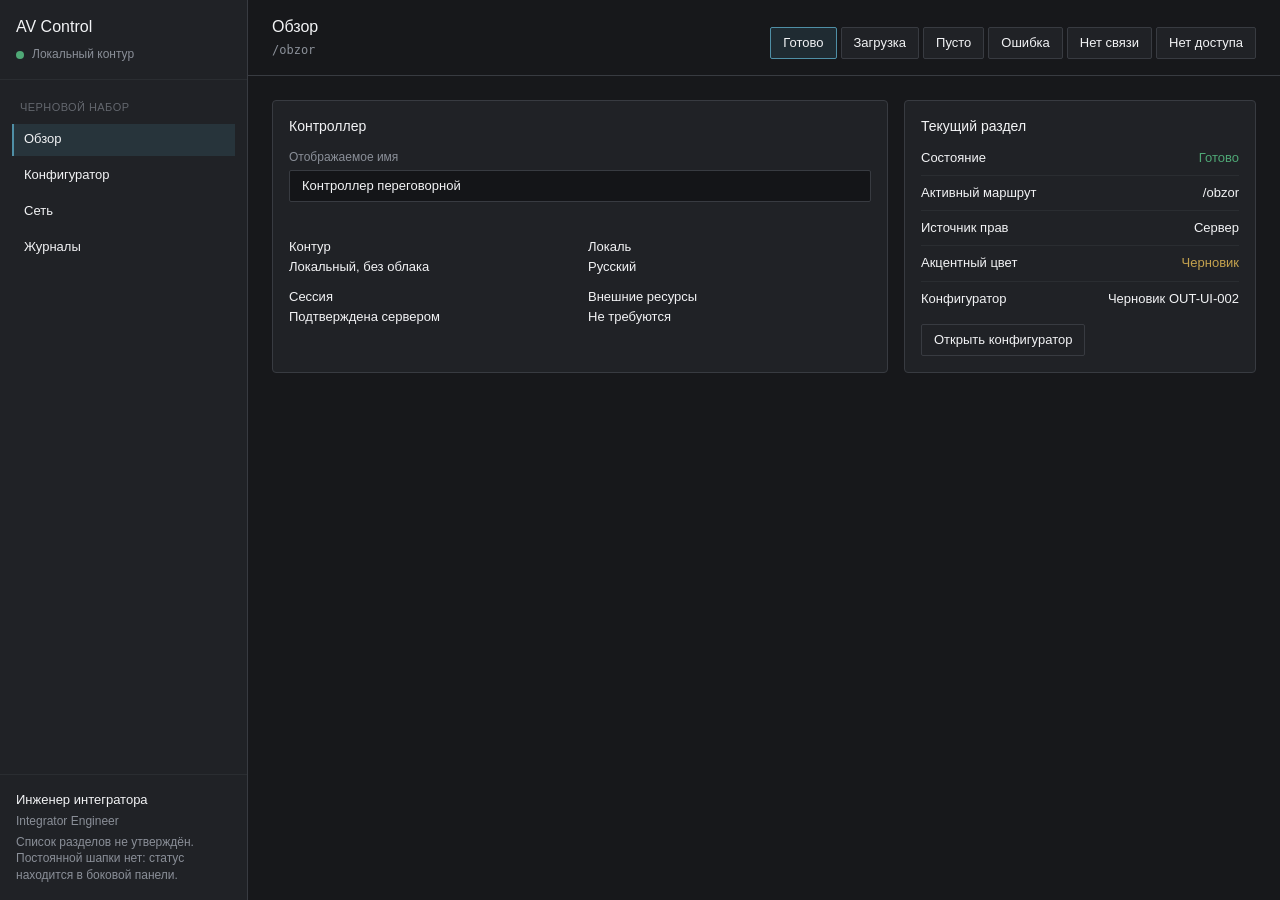
<file: test_BT/index.html>
<!DOCTYPE html>
<html lang="ru">
<head>
  <meta charset="utf-8">
  <meta name="viewport" content="width=device-width, initial-scale=1">
  <title>AV Control — оболочка и конфигуратор</title>
  <link rel="stylesheet" href="styles.css">
</head>
<body>
  <div class="shell">
    <aside class="sidebar">
      <div class="identity">
        <p class="product">AV Control</p>
        <div class="contour">
          <span class="dot" id="contour-dot"></span>
          <span id="contour-label">Локальный контур</span>
        </div>
      </div>

      <nav class="nav" aria-label="Верхнеуровневые разделы">
        <p class="nav-label">Черновой набор</p>
        <button class="nav-item" type="button" data-route="obzor" aria-current="page">Обзор</button>
        <button class="nav-item" type="button" data-route="configurator">Конфигуратор</button>
        <button class="nav-item" type="button" data-route="network">Сеть</button>
        <button class="nav-item" type="button" data-route="logs">Журналы</button>
      </nav>

      <div class="sidebar-foot">
        <p class="user-name">Инженер интегратора</p>
        <p class="user-role">Integrator Engineer</p>
        <p class="draft-note">Список разделов не утверждён. Постоянной шапки нет: статус находится в боковой панели.</p>
      </div>
    </aside>

    <main class="content">
      <header class="content-head">
        <div>
          <h2 id="section-title">Обзор</h2>
          <p class="route" id="section-route">/obzor</p>
        </div>
        <div class="state-switch" role="group" aria-label="Состояние области содержимого">
          <button type="button" data-state="ready" aria-pressed="true">Готово</button>
          <button type="button" data-state="loading" aria-pressed="false">Загрузка</button>
          <button type="button" data-state="empty" aria-pressed="false">Пусто</button>
          <button type="button" data-state="error" aria-pressed="false">Ошибка</button>
          <button type="button" data-state="offline" aria-pressed="false">Нет связи</button>
          <button type="button" data-state="denied" aria-pressed="false">Нет доступа</button>
        </div>
      </header>

      <section class="content-body" id="content-body" aria-live="polite"></section>
    </main>
  </div>

  <div class="modal-backdrop hidden" id="dirty-dialog" aria-hidden="true">
    <div class="modal" role="dialog" aria-modal="true" aria-labelledby="dirty-title">
      <h2 id="dirty-title">Несохранённые изменения</h2>
      <p id="dirty-message">Есть несохранённые изменения. Переход возможен только после явного выбора.</p>
      <p class="modal-error hidden" id="save-error">Сохранение не подтверждено. Введённые данные остаются несохранёнными.</p>
      <div class="modal-actions">
        <button type="button" class="primary" id="save-and-leave">Сохранить</button>
        <button type="button" id="discard-and-leave">Не сохранять</button>
        <button type="button" id="cancel-leave">Отмена</button>
      </div>
    </div>
  </div>

  <script src="configurator.js"></script>
  <script src="app.js"></script>
</body>
</html>
</file>
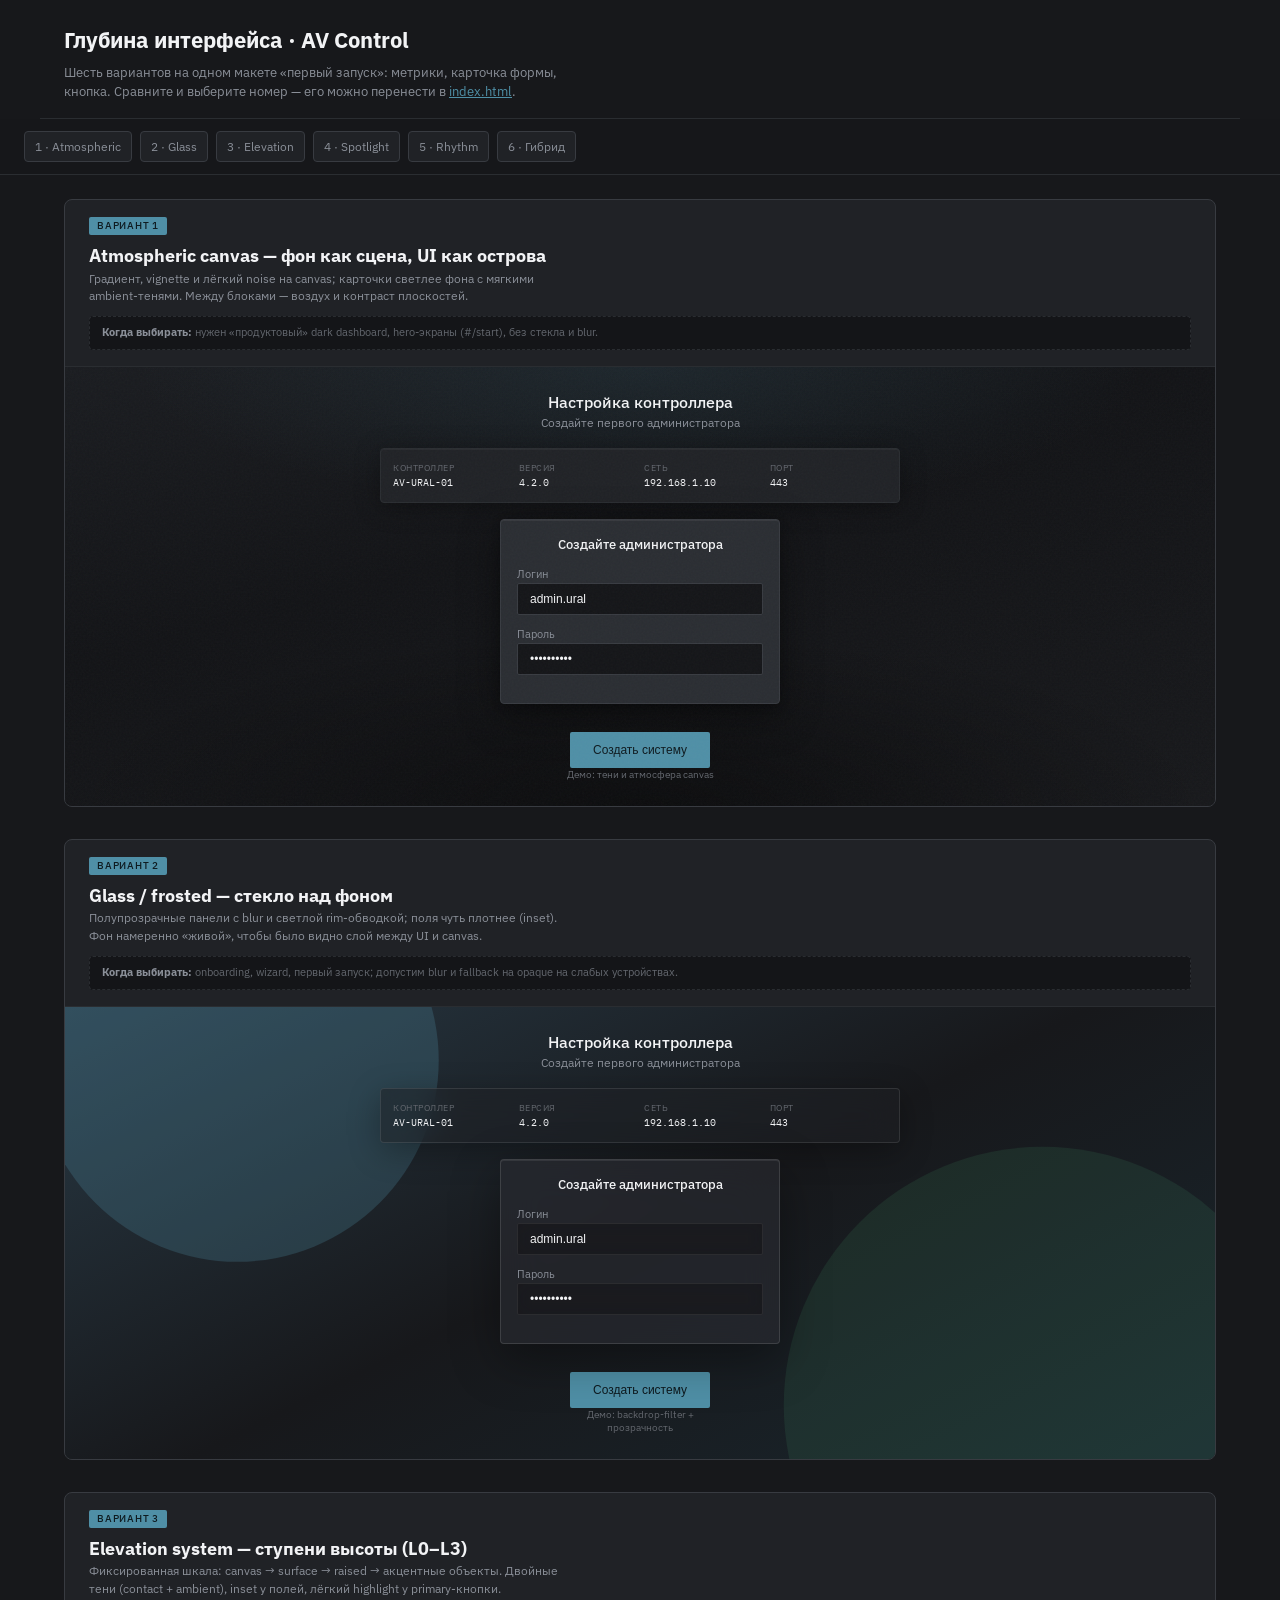
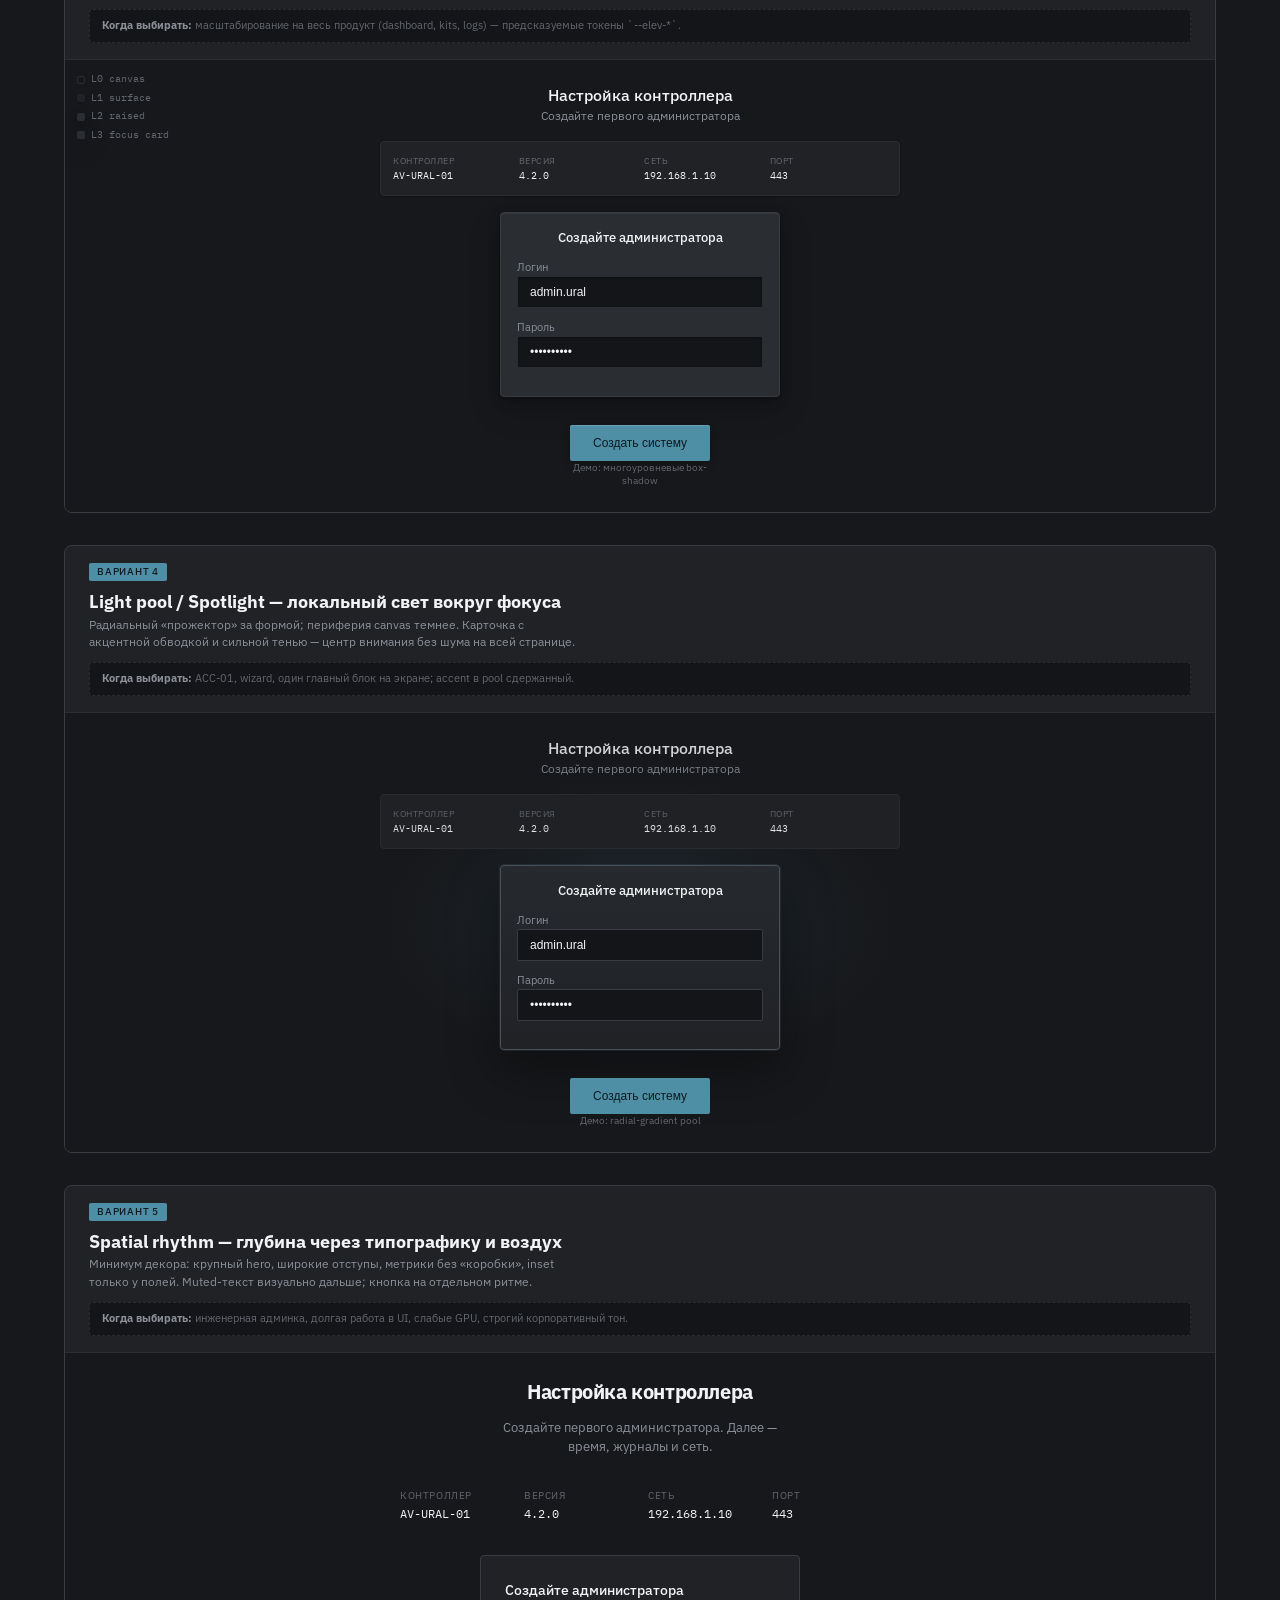
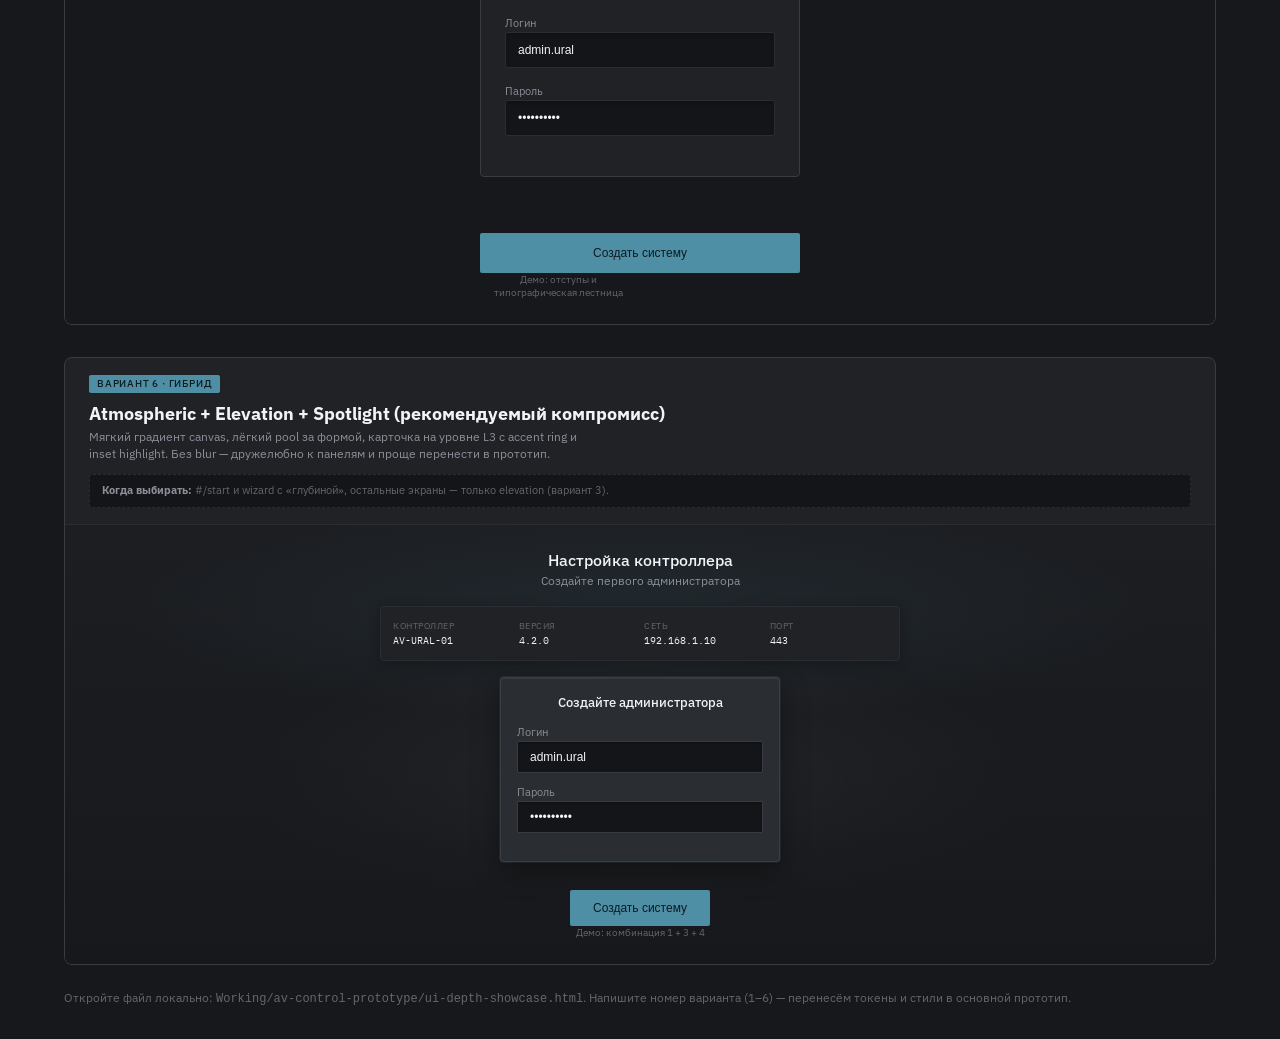
<file: Working/av-control-prototype/ui-depth-showcase.html>
<!DOCTYPE html>
<html lang="ru">
<head>
<meta charset="utf-8">
<meta name="viewport" content="width=device-width, initial-scale=1">
<title>AV Control · варианты глубины интерфейса</title>
<link rel="stylesheet" href="https://fonts.googleapis.com/css2?family=IBM+Plex+Sans:wght@400;500;700&family=IBM+Plex+Mono:wght@400;500&display=swap">
<style>
:root{
  --bg-canvas:#17181B; --bg-surface:#202226; --bg-raised:#2A2D32; --bg-sunken:#141518;
  --border-subtle:#2A2D31; --border-default:#383B41; --border-strong:#4A4E56;
  --text-value:#F2F3F5; --text-label:#8A8F98; --text-muted:#63676E;
  --accent:#4F8FA6; --accent-hover:#5FA1B9;
  --good:#4FA876;
  --r-sm:2px; --r-md:4px; --r-lg:8px;
  --sm:8px; --md:12px; --lg:16px; --xl:24px; --xxl:32px;
  --sans:'IBM Plex Sans',ui-sans-serif,'Segoe UI',Arial,sans-serif;
  --mono:'IBM Plex Mono',ui-monospace,Consolas,monospace;
  color-scheme:dark;
}
*,*::before,*::after{box-sizing:border-box;}
body{margin:0;background:var(--bg-canvas);color:var(--text-value);font-family:var(--sans);font-size:13px;line-height:1.45;-webkit-font-smoothing:antialiased;}

.page-head{padding:var(--xl) var(--xl) var(--lg);max-width:1200px;margin:0 auto;border-bottom:1px solid var(--border-subtle);}
.page-head h1{margin:0 0 var(--sm);font-size:22px;font-weight:700;}
.page-head p{margin:0;max-width:62ch;color:var(--text-label);}
.page-head a{color:var(--accent);}

.toc{position:sticky;top:0;z-index:10;display:flex;flex-wrap:wrap;gap:var(--sm);padding:var(--md) var(--xl);background:rgba(23,24,27,.92);backdrop-filter:blur(8px);border-bottom:1px solid var(--border-subtle);}
.toc a{font-size:12px;color:var(--text-label);text-decoration:none;padding:6px 10px;border:1px solid var(--border-default);border-radius:var(--r-md);background:var(--bg-surface);}
.toc a:hover{color:var(--text-value);border-color:var(--border-strong);}

.examples{max-width:1200px;margin:0 auto;padding:var(--xl);display:flex;flex-direction:column;gap:var(--xxl);}

.example{border:1px solid var(--border-default);border-radius:var(--r-lg);overflow:hidden;background:var(--bg-surface);}
.example-head{padding:var(--lg) var(--xl);border-bottom:1px solid var(--border-subtle);}
.example-head .tag{display:inline-block;font-size:10px;font-weight:500;letter-spacing:.08em;text-transform:uppercase;color:#0E1A1F;background:var(--accent);padding:2px 8px;border-radius:var(--r-sm);margin-bottom:var(--sm);}
.example-head h2{margin:0 0 var(--xs);font-size:18px;}
.example-head .lead{margin:0;color:var(--text-label);max-width:70ch;font-size:12px;}
.example-head .pick{margin:var(--md) 0 0;padding:var(--sm) var(--md);background:var(--bg-sunken);border-radius:var(--r-md);font-size:11px;color:var(--text-muted);border:1px dashed var(--border-subtle);}
.example-head .pick strong{color:var(--text-label);}

.stage{position:relative;min-height:380px;padding:var(--xl);display:flex;align-items:center;justify-content:center;}

/* —— общий макет демо (мини boot) —— */
.demo-wrap{width:100%;max-width:520px;display:flex;flex-direction:column;align-items:center;gap:var(--lg);}
.demo-hero{text-align:center;width:100%;}
.demo-hero h3{margin:0 0 var(--xs);font-size:16px;font-weight:500;}
.demo-hero p{margin:0;font-size:12px;color:var(--text-label);}
.demo-metrics{display:grid;grid-template-columns:repeat(4,minmax(0,1fr));gap:var(--sm);width:100%;padding:var(--md);border-radius:var(--r-md);}
.demo-metrics div{display:flex;flex-direction:column;gap:2px;min-width:0;}
.demo-metrics .k{font-size:9px;text-transform:uppercase;letter-spacing:.06em;color:var(--text-muted);}
.demo-metrics .v{font-size:10px;font-family:var(--mono);white-space:nowrap;overflow:hidden;text-overflow:ellipsis;}
.demo-card{width:280px;max-width:100%;padding:var(--lg);border-radius:var(--r-md);}
.demo-card h4{margin:0 0 var(--md);font-size:13px;font-weight:500;text-align:center;}
.demo-field{margin-bottom:var(--md);}
.demo-field label{display:block;font-size:11px;color:var(--text-label);margin-bottom:var(--xs);}
.demo-field input{width:100%;height:32px;padding:0 var(--md);border-radius:var(--r-sm);color:var(--text-value);font-size:12px;}
.demo-actions{display:flex;flex-direction:column;align-items:center;gap:var(--xs);margin-top:var(--md);width:280px;max-width:100%;}
.demo-actions .btn{height:36px;padding:0 var(--lg);border:none;border-radius:var(--r-sm);background:var(--accent);color:#0E1A1F;font-weight:500;font-size:12px;cursor:pointer;width:140px;}
.demo-actions .hint{font-size:10px;color:var(--text-muted);text-align:center;max-width:26ch;line-height:1.35;}

/* ========== 1. Atmospheric canvas ========== */
.ex-1 .stage{
  background:
    radial-gradient(ellipse 80% 60% at 50% 0%, rgba(79,143,166,.12) 0%, transparent 55%),
    radial-gradient(ellipse 100% 80% at 50% 100%, rgba(0,0,0,.45) 0%, transparent 50%),
    linear-gradient(165deg, #1a1c20 0%, #121316 40%, #17181B 100%);
}
.ex-1 .stage::before{
  content:"";position:absolute;inset:0;opacity:.035;pointer-events:none;
  background-image:url("data:image/svg+xml,%3Csvg viewBox='0 0 256 256' xmlns='http://www.w3.org/2000/svg'%3E%3Cfilter id='n'%3E%3CfeTurbulence type='fractalNoise' baseFrequency='0.9' numOctaves='4' stitchTiles='stitch'/%3E%3C/filter%3E%3Crect width='100%25' height='100%25' filter='url(%23n)'/%3E%3C/svg%3E");
}
.ex-1 .demo-metrics{
  background:var(--bg-surface);
  border:1px solid var(--border-subtle);
  box-shadow:0 4px 24px rgba(0,0,0,.35), 0 1px 0 rgba(255,255,255,.04) inset;
}
.ex-1 .demo-card{
  background:var(--bg-raised);
  border:1px solid var(--border-default);
  box-shadow:
    0 12px 40px rgba(0,0,0,.45),
    0 2px 8px rgba(0,0,0,.25),
    0 1px 0 rgba(255,255,255,.06) inset;
}
.ex-1 .demo-field input{background:var(--bg-sunken);border:1px solid var(--border-default);}

/* ========== 2. Glass / frosted ========== */
.ex-2 .stage{
  background:
    url("data:image/svg+xml,%3Csvg xmlns='http://www.w3.org/2000/svg' width='800' height='400'%3E%3Cdefs%3E%3ClinearGradient id='g' x1='0%25' y1='0%25' x2='100%25' y2='100%25'%3E%3Cstop offset='0%25' stop-color='%232a3d4a'/%3E%3Cstop offset='50%25' stop-color='%2317181b'/%3E%3Cstop offset='100%25' stop-color='%231a2830'/%3E%3C/linearGradient%3E%3C/defs%3E%3Crect fill='url(%23g)' width='800' height='400'/%3E%3Ccircle cx='120' cy='80' r='140' fill='%234f8fa6' opacity='.25'/%3E%3Ccircle cx='680' cy='320' r='180' fill='%234fa876' opacity='.12'/%3E%3C/svg%3E") center/cover no-repeat;
}
.ex-2 .demo-metrics{
  background:rgba(32,34,38,.55);
  backdrop-filter:blur(16px) saturate(1.2);
  -webkit-backdrop-filter:blur(16px) saturate(1.2);
  border:1px solid rgba(255,255,255,.1);
  box-shadow:0 8px 32px rgba(0,0,0,.3);
}
.ex-2 .demo-card{
  background:rgba(42,45,50,.62);
  backdrop-filter:blur(20px) saturate(1.15);
  -webkit-backdrop-filter:blur(20px) saturate(1.15);
  border:1px solid rgba(255,255,255,.12);
  box-shadow:
    0 16px 48px rgba(0,0,0,.35),
    inset 0 1px 0 rgba(255,255,255,.08);
}
.ex-2 .demo-field input{
  background:rgba(20,21,24,.65);
  border:1px solid rgba(255,255,255,.08);
  backdrop-filter:blur(8px);
}

/* ========== 3. Elevation system ========== */
.ex-3 .stage{background:var(--bg-canvas);}
.ex-3 .elevation-legend{
  position:absolute;top:var(--md);left:var(--md);font-size:10px;color:var(--text-muted);font-family:var(--mono);
  display:flex;flex-direction:column;gap:4px;
}
.ex-3 .elevation-legend span::before{content:"";display:inline-block;width:8px;height:8px;border-radius:2px;margin-right:6px;vertical-align:middle;}
.ex-3 .l0::before{background:var(--bg-canvas);border:1px solid var(--border-subtle);}
.ex-3 .l1::before{background:var(--bg-surface);box-shadow:0 1px 2px rgba(0,0,0,.2);}
.ex-3 .l2::before{background:var(--bg-raised);box-shadow:0 2px 8px rgba(0,0,0,.25);}
.ex-3 .l3::before{background:var(--bg-raised);box-shadow:0 8px 24px rgba(0,0,0,.35);}
.ex-3 .demo-metrics{
  background:var(--bg-surface);
  border:1px solid var(--border-subtle);
  box-shadow:0 1px 2px rgba(0,0,0,.2), 0 0 0 1px rgba(0,0,0,.1);
}
.ex-3 .demo-card{
  background:var(--bg-raised);
  border:1px solid var(--border-default);
  box-shadow:
    0 1px 2px rgba(0,0,0,.2),
    0 4px 12px rgba(0,0,0,.22),
    0 12px 32px rgba(0,0,0,.18),
    inset 0 1px 0 rgba(255,255,255,.05);
}
.ex-3 .demo-field input{
  background:var(--bg-sunken);
  border:1px solid var(--border-subtle);
  box-shadow:inset 0 1px 3px rgba(0,0,0,.35);
}
.ex-3 .demo-actions .btn{
  box-shadow:0 1px 0 rgba(255,255,255,.15) inset, 0 2px 8px rgba(0,0,0,.25);
}

/* ========== 4. Spotlight ========== */
.ex-4 .stage{
  background:var(--bg-canvas);
  overflow:hidden;
}
.ex-4 .stage::after{
  content:"";position:absolute;width:min(520px,90%);height:320px;left:50%;top:52%;
  transform:translate(-50%,-50%);
  background:radial-gradient(ellipse 70% 65% at 50% 45%, rgba(79,143,166,.22) 0%, rgba(79,143,166,.06) 40%, transparent 70%);
  pointer-events:none;z-index:0;
}
.ex-4 .demo-wrap{position:relative;z-index:1;}
.ex-4 .demo-hero h3,.ex-4 .demo-hero p{opacity:.85;}
.ex-4 .demo-metrics{
  background:var(--bg-surface);
  border:1px solid var(--border-subtle);
  opacity:.92;
}
.ex-4 .demo-card{
  background:linear-gradient(180deg, #26292e 0%, var(--bg-surface) 100%);
  border:1px solid var(--border-strong);
  box-shadow:0 0 0 1px rgba(79,143,166,.15), 0 20px 50px rgba(0,0,0,.4);
}
.ex-4 .demo-field input{background:var(--bg-sunken);border:1px solid var(--border-default);}

/* ========== 5. Spatial rhythm (без тяжёлых эффектов) ========== */
.ex-5 .stage{background:var(--bg-canvas);}
.ex-5 .demo-wrap{gap:var(--xxl);max-width:480px;}
.ex-5 .demo-hero h3{font-size:20px;font-weight:700;letter-spacing:-.02em;margin-bottom:var(--md);}
.ex-5 .demo-hero p{font-size:13px;line-height:1.5;max-width:36ch;margin-inline:auto;}
.ex-5 .demo-metrics{
  background:transparent;
  border:none;
  padding:0;
  gap:var(--lg);
}
.ex-5 .demo-metrics div{padding:0;}
.ex-5 .demo-metrics .k{font-size:10px;margin-bottom:var(--xs);}
.ex-5 .demo-metrics .v{font-size:12px;}
.ex-5 .demo-card{
  width:100%;max-width:320px;
  background:var(--bg-surface);
  border:1px solid var(--border-default);
  box-shadow:none;
  padding:var(--xl);
}
.ex-5 .demo-card h4{text-align:left;font-size:14px;margin-bottom:var(--lg);}
.ex-5 .demo-field{margin-bottom:var(--lg);}
.ex-5 .demo-field input{
  height:36px;
  background:var(--bg-sunken);
  border:1px solid var(--border-subtle);
  box-shadow:inset 0 2px 4px rgba(0,0,0,.2);
}
.ex-5 .demo-actions{margin-top:var(--xl);align-items:stretch;width:100%;max-width:320px;}
.ex-5 .demo-actions .btn{width:100%;height:40px;}

/* ========== 6. Гибрид (1 + 3 + 4) ========== */
.ex-6 .stage{
  background:
    radial-gradient(ellipse 90% 50% at 50% 20%, rgba(79,143,166,.1) 0%, transparent 50%),
    linear-gradient(180deg, #1c1e22 0%, var(--bg-canvas) 100%);
}
.ex-6 .stage::before{
  content:"";position:absolute;inset:0;
  background:radial-gradient(ellipse 55% 45% at 50% 58%, rgba(255,255,255,.04) 0%, transparent 65%);
  pointer-events:none;
}
.ex-6 .demo-wrap{position:relative;z-index:1;}
.ex-6 .demo-metrics{
  background:var(--bg-surface);
  border:1px solid var(--border-subtle);
  box-shadow:0 2px 12px rgba(0,0,0,.28);
}
.ex-6 .demo-card{
  background:var(--bg-raised);
  border:1px solid rgba(255,255,255,.08);
  box-shadow:
    0 0 0 1px rgba(79,143,166,.12),
    0 8px 28px rgba(0,0,0,.38),
    inset 0 1px 0 rgba(255,255,255,.06);
}
.ex-6 .demo-field input{background:var(--bg-sunken);border:1px solid var(--border-default);box-shadow:inset 0 1px 2px rgba(0,0,0,.3);}

.page-foot{max-width:1200px;margin:0 auto;padding:0 var(--xl) var(--xxl);color:var(--text-muted);font-size:12px;}
.page-foot p{margin:0;}

@media (max-width:640px){
  .demo-metrics{grid-template-columns:repeat(2,1fr);}
  .toc{padding:var(--sm) var(--md);}
  .examples{padding:var(--md);}
}
</style>
</head>
<body>

<header class="page-head">
  <h1>Глубина интерфейса · AV Control</h1>
  <p>Шесть вариантов на одном макете «первый запуск»: метрики, карточка формы, кнопка. Сравните и выберите номер — его можно перенести в <a href="index.html">index.html</a>.</p>
</header>

<nav class="toc" aria-label="Навигация по вариантам">
  <a href="#ex-1">1 · Atmospheric</a>
  <a href="#ex-2">2 · Glass</a>
  <a href="#ex-3">3 · Elevation</a>
  <a href="#ex-4">4 · Spotlight</a>
  <a href="#ex-5">5 · Rhythm</a>
  <a href="#ex-6">6 · Гибрид</a>
</nav>

<main class="examples">

  <article class="example ex-1" id="ex-1">
    <div class="example-head">
      <span class="tag">Вариант 1</span>
      <h2>Atmospheric canvas — фон как сцена, UI как острова</h2>
      <p class="lead">Градиент, vignette и лёгкий noise на canvas; карточки светлее фона с мягкими ambient-тенями. Между блоками — воздух и контраст плоскостей.</p>
      <p class="pick"><strong>Когда выбирать:</strong> нужен «продуктовый» dark dashboard, hero-экраны (#/start), без стекла и blur.</p>
    </div>
    <div class="stage">
      <div class="demo-wrap">
        <div class="demo-hero">
          <h3>Настройка контроллера</h3>
          <p>Создайте первого администратора</p>
        </div>
        <div class="demo-metrics" aria-hidden="true">
          <div><span class="k">Контроллер</span><span class="v">AV-URAL-01</span></div>
          <div><span class="k">Версия</span><span class="v">4.2.0</span></div>
          <div><span class="k">Сеть</span><span class="v">192.168.1.10</span></div>
          <div><span class="k">Порт</span><span class="v">443</span></div>
        </div>
        <div class="demo-card">
          <h4>Создайте администратора</h4>
          <div class="demo-field"><label>Логин</label><input type="text" value="admin.ural" readonly></div>
          <div class="demo-field"><label>Пароль</label><input type="password" value="**********" readonly></div>
        </div>
        <div class="demo-actions">
          <button type="button" class="btn">Создать систему</button>
          <span class="hint">Демо: тени и атмосфера canvas</span>
        </div>
      </div>
    </div>
  </article>

  <article class="example ex-2" id="ex-2">
    <div class="example-head">
      <span class="tag">Вариант 2</span>
      <h2>Glass / frosted — стекло над фоном</h2>
      <p class="lead">Полупрозрачные панели с blur и светлой rim-обводкой; поля чуть плотнее (inset). Фон намеренно «живой», чтобы было видно слой между UI и canvas.</p>
      <p class="pick"><strong>Когда выбирать:</strong> onboarding, wizard, первый запуск; допустим blur и fallback на opaque на слабых устройствах.</p>
    </div>
    <div class="stage">
      <div class="demo-wrap">
        <div class="demo-hero">
          <h3>Настройка контроллера</h3>
          <p>Создайте первого администратора</p>
        </div>
        <div class="demo-metrics" aria-hidden="true">
          <div><span class="k">Контроллер</span><span class="v">AV-URAL-01</span></div>
          <div><span class="k">Версия</span><span class="v">4.2.0</span></div>
          <div><span class="k">Сеть</span><span class="v">192.168.1.10</span></div>
          <div><span class="k">Порт</span><span class="v">443</span></div>
        </div>
        <div class="demo-card">
          <h4>Создайте администратора</h4>
          <div class="demo-field"><label>Логин</label><input type="text" value="admin.ural" readonly></div>
          <div class="demo-field"><label>Пароль</label><input type="password" value="**********" readonly></div>
        </div>
        <div class="demo-actions">
          <button type="button" class="btn">Создать систему</button>
          <span class="hint">Демо: backdrop-filter + прозрачность</span>
        </div>
      </div>
    </div>
  </article>

  <article class="example ex-3" id="ex-3">
    <div class="example-head">
      <span class="tag">Вариант 3</span>
      <h2>Elevation system — ступени высоты (L0–L3)</h2>
      <p class="lead">Фиксированная шкала: canvas → surface → raised → акцентные объекты. Двойные тени (contact + ambient), inset у полей, лёгкий highlight у primary-кнопки.</p>
      <p class="pick"><strong>Когда выбирать:</strong> масштабирование на весь продукт (dashboard, kits, logs) — предсказуемые токены `--elev-*`.</p>
    </div>
    <div class="stage">
      <div class="elevation-legend" aria-hidden="true">
        <span class="l0">L0 canvas</span>
        <span class="l1">L1 surface</span>
        <span class="l2">L2 raised</span>
        <span class="l3">L3 focus card</span>
      </div>
      <div class="demo-wrap">
        <div class="demo-hero">
          <h3>Настройка контроллера</h3>
          <p>Создайте первого администратора</p>
        </div>
        <div class="demo-metrics" aria-hidden="true">
          <div><span class="k">Контроллер</span><span class="v">AV-URAL-01</span></div>
          <div><span class="k">Версия</span><span class="v">4.2.0</span></div>
          <div><span class="k">Сеть</span><span class="v">192.168.1.10</span></div>
          <div><span class="k">Порт</span><span class="v">443</span></div>
        </div>
        <div class="demo-card">
          <h4>Создайте администратора</h4>
          <div class="demo-field"><label>Логин</label><input type="text" value="admin.ural" readonly></div>
          <div class="demo-field"><label>Пароль</label><input type="password" value="**********" readonly></div>
        </div>
        <div class="demo-actions">
          <button type="button" class="btn">Создать систему</button>
          <span class="hint">Демо: многоуровневые box-shadow</span>
        </div>
      </div>
    </div>
  </article>

  <article class="example ex-4" id="ex-4">
    <div class="example-head">
      <span class="tag">Вариант 4</span>
      <h2>Light pool / Spotlight — локальный свет вокруг фокуса</h2>
      <p class="lead">Радиальный «прожектор» за формой; периферия canvas темнее. Карточка с акцентной обводкой и сильной тенью — центр внимания без шума на всей странице.</p>
      <p class="pick"><strong>Когда выбирать:</strong> ACC-01, wizard, один главный блок на экране; accent в pool сдержанный.</p>
    </div>
    <div class="stage">
      <div class="demo-wrap">
        <div class="demo-hero">
          <h3>Настройка контроллера</h3>
          <p>Создайте первого администратора</p>
        </div>
        <div class="demo-metrics" aria-hidden="true">
          <div><span class="k">Контроллер</span><span class="v">AV-URAL-01</span></div>
          <div><span class="k">Версия</span><span class="v">4.2.0</span></div>
          <div><span class="k">Сеть</span><span class="v">192.168.1.10</span></div>
          <div><span class="k">Порт</span><span class="v">443</span></div>
        </div>
        <div class="demo-card">
          <h4>Создайте администратора</h4>
          <div class="demo-field"><label>Логин</label><input type="text" value="admin.ural" readonly></div>
          <div class="demo-field"><label>Пароль</label><input type="password" value="**********" readonly></div>
        </div>
        <div class="demo-actions">
          <button type="button" class="btn">Создать систему</button>
          <span class="hint">Демо: radial-gradient pool</span>
        </div>
      </div>
    </div>
  </article>

  <article class="example ex-5" id="ex-5">
    <div class="example-head">
      <span class="tag">Вариант 5</span>
      <h2>Spatial rhythm — глубина через типографику и воздух</h2>
      <p class="lead">Минимум декора: крупный hero, широкие отступы, метрики без «коробки», inset только у полей. Muted-текст визуально дальше; кнопка на отдельном ритме.</p>
      <p class="pick"><strong>Когда выбирать:</strong> инженерная админка, долгая работа в UI, слабые GPU, строгий корпоративный тон.</p>
    </div>
    <div class="stage">
      <div class="demo-wrap">
        <div class="demo-hero">
          <h3>Настройка контроллера</h3>
          <p>Создайте первого администратора. Далее — время, журналы и сеть.</p>
        </div>
        <div class="demo-metrics" aria-hidden="true">
          <div><span class="k">Контроллер</span><span class="v">AV-URAL-01</span></div>
          <div><span class="k">Версия</span><span class="v">4.2.0</span></div>
          <div><span class="k">Сеть</span><span class="v">192.168.1.10</span></div>
          <div><span class="k">Порт</span><span class="v">443</span></div>
        </div>
        <div class="demo-card">
          <h4>Создайте администратора</h4>
          <div class="demo-field"><label>Логин</label><input type="text" value="admin.ural" readonly></div>
          <div class="demo-field"><label>Пароль</label><input type="password" value="**********" readonly></div>
        </div>
        <div class="demo-actions">
          <button type="button" class="btn">Создать систему</button>
          <span class="hint">Демо: отступы и типографическая лестница</span>
        </div>
      </div>
    </div>
  </article>

  <article class="example ex-6" id="ex-6">
    <div class="example-head">
      <span class="tag">Вариант 6 · гибрид</span>
      <h2>Atmospheric + Elevation + Spotlight (рекомендуемый компромисс)</h2>
      <p class="lead">Мягкий градиент canvas, лёгкий pool за формой, карточка на уровне L3 с accent ring и inset highlight. Без blur — дружелюбно к панелям и проще перенести в прототип.</p>
      <p class="pick"><strong>Когда выбирать:</strong> #/start и wizard с «глубиной», остальные экраны — только elevation (вариант 3).</p>
    </div>
    <div class="stage">
      <div class="demo-wrap">
        <div class="demo-hero">
          <h3>Настройка контроллера</h3>
          <p>Создайте первого администратора</p>
        </div>
        <div class="demo-metrics" aria-hidden="true">
          <div><span class="k">Контроллер</span><span class="v">AV-URAL-01</span></div>
          <div><span class="k">Версия</span><span class="v">4.2.0</span></div>
          <div><span class="k">Сеть</span><span class="v">192.168.1.10</span></div>
          <div><span class="k">Порт</span><span class="v">443</span></div>
        </div>
        <div class="demo-card">
          <h4>Создайте администратора</h4>
          <div class="demo-field"><label>Логин</label><input type="text" value="admin.ural" readonly></div>
          <div class="demo-field"><label>Пароль</label><input type="password" value="**********" readonly></div>
        </div>
        <div class="demo-actions">
          <button type="button" class="btn">Создать систему</button>
          <span class="hint">Демо: комбинация 1 + 3 + 4</span>
        </div>
      </div>
    </div>
  </article>

</main>

<footer class="page-foot">
  <p>Откройте файл локально: <code>Working/av-control-prototype/ui-depth-showcase.html</code>. Напишите номер варианта (1–6) — перенесём токены и стили в основной прототип.</p>
</footer>

</body>
</html>
</file>
<file: test_BT/styles.css>
:root {
  --color-bg-canvas: #17181b;
  --color-bg-surface: #202226;
  --color-bg-surface-raised: #2a2d32;
  --color-bg-sunken: #141518;
  --color-border-subtle: #2a2d31;
  --color-border-default: #383b41;
  --color-border-strong: #4a4e56;
  --color-text-value: #f2f3f5;
  --color-text-label: #8a8f98;
  --color-text-muted: #63676e;
  --color-text-disabled: #484b50;
  --color-accent-default: #4f8fa6;
  --color-accent-hover: #5fa1b9;
  --color-accent-pressed: #437b90;
  --color-status-good: #4fa876;
  --color-status-stale: #c4a24e;
  --color-status-bad: #d66b63;
  --color-severity-critical: #e8433a;
  --overlay-hover: rgba(255, 255, 255, 0.06);
  --overlay-pressed: rgba(255, 255, 255, 0.1);
  --overlay-selected: rgba(79, 143, 166, 0.16);
  --space-xxs: 2px;
  --space-xs: 4px;
  --space-sm: 8px;
  --space-md: 12px;
  --space-lg: 16px;
  --space-xl: 24px;
  --space-xxl: 32px;
  --radius-sm: 2px;
  --radius-md: 4px;
  --sidebar-width: 248px;
  --font-ui: "Segoe UI", "IBM Plex Sans", sans-serif;
  --font-mono: "Cascadia Mono", "Consolas", "IBM Plex Mono", monospace;
  color-scheme: dark;
}

* {
  box-sizing: border-box;
}

html,
body {
  margin: 0;
  height: 100%;
  background: var(--color-bg-canvas);
  color: var(--color-text-value);
  font-family: var(--font-ui);
  font-size: 13px;
  line-height: 1.4;
}

button,
input,
select {
  font: inherit;
  color: inherit;
}

button {
  border: 1px solid var(--color-border-default);
  background: var(--color-bg-surface);
  border-radius: var(--radius-sm);
  min-height: 32px;
  padding: 0 var(--space-md);
  cursor: pointer;
}

button:hover {
  background-image: linear-gradient(var(--overlay-hover), var(--overlay-hover));
}

button:active {
  background-image: linear-gradient(var(--overlay-pressed), var(--overlay-pressed));
}

button:focus-visible,
input:focus-visible,
select:focus-visible,
.nav-item:focus-visible {
  outline: 2px solid var(--color-border-strong);
  outline-offset: 2px;
}

button:disabled {
  color: var(--color-text-disabled);
  cursor: not-allowed;
}

.shell {
  display: grid;
  grid-template-columns: var(--sidebar-width) minmax(0, 1fr);
  min-height: 100%;
}

.sidebar {
  display: flex;
  flex-direction: column;
  background: var(--color-bg-surface);
  border-right: 1px solid var(--color-border-default);
}

.identity {
  padding: var(--space-lg);
  border-bottom: 1px solid var(--color-border-subtle);
}

.product {
  margin: 0;
  font-size: 16px;
  font-weight: 500;
  letter-spacing: 0;
}

.contour {
  display: flex;
  align-items: center;
  gap: var(--space-sm);
  margin-top: var(--space-sm);
  color: var(--color-text-label);
  font-size: 12px;
}

.dot {
  width: 8px;
  height: 8px;
  border-radius: 50%;
  background: var(--color-status-good);
  flex: none;
}

.dot[data-tone="bad"] {
  background: var(--color-status-bad);
}

.nav {
  display: flex;
  flex-direction: column;
  gap: var(--space-xs);
  padding: var(--space-md);
}

.nav-label {
  margin: var(--space-sm) var(--space-sm) var(--space-xs);
  color: var(--color-text-muted);
  font-size: 11px;
  text-transform: uppercase;
  letter-spacing: 0.04em;
}

.nav-item {
  display: flex;
  align-items: center;
  justify-content: space-between;
  width: 100%;
  min-height: 32px;
  padding: 0 var(--space-md);
  border: 0;
  border-radius: 0;
  background: transparent;
  text-align: left;
}

.nav-item[aria-current="page"] {
  background: var(--overlay-selected);
  box-shadow: inset 2px 0 0 var(--color-accent-default);
}

.nav-item:disabled {
  background: transparent;
}

.sidebar-foot {
  margin-top: auto;
  padding: var(--space-lg);
  border-top: 1px solid var(--color-border-subtle);
}

.user-name {
  margin: 0;
  font-weight: 500;
}

.user-role,
.draft-note {
  margin: var(--space-xs) 0 0;
  color: var(--color-text-label);
  font-size: 12px;
}

.content {
  display: flex;
  flex-direction: column;
  min-width: 0;
  min-height: 100vh;
}

.content-head {
  display: flex;
  justify-content: space-between;
  gap: var(--space-lg);
  align-items: flex-end;
  padding: var(--space-lg) var(--space-xl);
  border-bottom: 1px solid var(--color-border-default);
}

.content-head h2 {
  margin: 0;
  font-size: 16px;
  font-weight: 500;
}

.route {
  margin: var(--space-xs) 0 0;
  color: var(--color-text-label);
  font-family: var(--font-mono);
  font-size: 12px;
}

.state-switch {
  display: flex;
  flex-wrap: wrap;
  gap: var(--space-xs);
  justify-content: flex-end;
}

.state-switch button[aria-pressed="true"] {
  border-color: var(--color-accent-default);
  background: var(--overlay-selected);
}

.content-body {
  padding: var(--space-xl);
}

.grid {
  display: grid;
  grid-template-columns: minmax(0, 1.4fr) minmax(280px, 0.8fr);
  gap: var(--space-lg);
}

.panel {
  background: var(--color-bg-surface);
  border: 1px solid var(--color-border-default);
  border-radius: var(--radius-md);
  padding: var(--space-lg);
}

.panel h3 {
  margin: 0 0 var(--space-md);
  font-size: 14px;
  font-weight: 500;
}

.panel .action {
  margin-top: var(--space-lg);
}

.field {
  display: grid;
  gap: var(--space-xs);
  margin-bottom: var(--space-lg);
}

.field span,
.fact dt {
  color: var(--color-text-label);
  font-size: 12px;
}

input,
select {
  height: 32px;
  padding: 0 var(--space-md);
  border: 1px solid var(--color-border-default);
  border-radius: var(--radius-sm);
  background: var(--color-bg-sunken);
}

.facts {
  display: grid;
  grid-template-columns: 1fr 1fr;
  gap: var(--space-md) var(--space-lg);
  margin: 0;
}

.facts div {
  min-width: 0;
}

.facts dd {
  margin: var(--space-xxs) 0 0;
}

.dirty-flag {
  min-height: 20px;
  margin: 0;
  color: var(--color-status-stale);
  font-size: 12px;
}

.status-list {
  display: grid;
  gap: var(--space-sm);
  margin: 0;
  padding: 0;
  list-style: none;
}

.status-list li {
  display: flex;
  justify-content: space-between;
  gap: var(--space-md);
  padding-bottom: var(--space-sm);
  border-bottom: 1px solid var(--color-border-subtle);
}

.status-list li:last-child {
  border-bottom: 0;
  padding-bottom: 0;
}

.tone-good {
  color: var(--color-status-good);
}

.tone-warn {
  color: var(--color-status-stale);
}

.tone-bad {
  color: var(--color-status-bad);
}

.state-panel {
  min-height: 180px;
}

.state-panel p {
  margin: 0 0 var(--space-sm);
}

.state-panel .action {
  margin-top: var(--space-lg);
}

.severity {
  display: inline-flex;
  align-items: center;
  min-height: 24px;
  padding: 0 var(--space-sm);
  border: 1px solid currentColor;
  border-radius: var(--radius-sm);
  font-size: 12px;
  font-weight: 500;
}

.severity[data-level="error"] {
  color: var(--color-status-bad);
}

.severity[data-level="offline"] {
  color: var(--color-status-stale);
}

.severity[data-level="denied"] {
  color: var(--color-severity-critical);
}

.tech {
  margin-top: var(--space-lg);
  padding-top: var(--space-md);
  border-top: 1px solid var(--color-border-subtle);
  color: var(--color-text-label);
  font-family: var(--font-mono);
  font-size: 12px;
}

.hidden {
  display: none;
}

.modal-backdrop {
  position: fixed;
  z-index: 30;
  inset: 0;
  display: grid;
  place-items: center;
  background: rgba(0, 0, 0, 0.55);
}

.modal-backdrop.hidden {
  display: none;
}

.modal {
  width: min(440px, calc(100% - 32px));
  background: var(--color-bg-surface-raised);
  border: 1px solid var(--color-border-default);
  border-radius: var(--radius-md);
  padding: var(--space-lg);
}

.modal h2 {
  margin: 0 0 var(--space-sm);
  font-size: 16px;
  font-weight: 500;
}

.modal p {
  margin: 0;
  color: var(--color-text-label);
}

.modal-error {
  margin-top: var(--space-md);
  color: var(--color-status-bad);
}

.modal-actions {
  display: flex;
  justify-content: flex-end;
  gap: var(--space-sm);
  margin-top: var(--space-lg);
}

.primary {
  border-color: var(--color-accent-pressed);
  background: var(--color-accent-default);
}

.primary:hover {
  background: var(--color-accent-hover);
}

.primary:active {
  background: var(--color-accent-pressed);
}

.content-body-configurator {
  padding: var(--space-lg);
}

#configurator-root {
  position: relative;
}

.cfg-note,
.cfg-meta,
.hint,
.issue p,
.choice-copy {
  color: var(--color-text-label);
}

.cfg-note,
.hint,
.issue p,
.choice-copy {
  margin: 0;
}

.cfg-note {
  margin-bottom: var(--space-md);
  font-size: 12px;
}

.cfg-choices {
  display: grid;
  grid-template-columns: 1fr 1fr;
  gap: var(--space-md);
}

.cfg-choice {
  display: grid;
  gap: var(--space-xs);
  align-content: start;
  min-height: 120px;
  padding: var(--space-lg);
  text-align: left;
}

.cfg-choice strong {
  font-size: 14px;
  font-weight: 500;
}

.cfg-bar {
  display: flex;
  flex-wrap: wrap;
  gap: var(--space-sm);
  align-items: center;
  margin-bottom: var(--space-md);
}

.cfg-meta {
  display: flex;
  flex-wrap: wrap;
  gap: var(--space-sm) var(--space-lg);
  margin-bottom: var(--space-md);
  font-size: 12px;
}

.cfg-workspace {
  display: grid;
  grid-template-columns: 240px minmax(0, 1fr) 280px;
  min-height: 560px;
  border: 1px solid var(--color-border-default);
  background: var(--color-bg-surface);
}

.cfg-pane {
  min-width: 0;
  min-height: 0;
  overflow: auto;
  padding: var(--space-md);
}

.cfg-pane + .cfg-pane {
  border-left: 1px solid var(--color-border-default);
}

.cfg-pane h3 {
  margin: 0 0 var(--space-sm);
  font-size: 13px;
  font-weight: 500;
}

.cfg-tools {
  display: flex;
  flex-wrap: wrap;
  gap: var(--space-xs);
  margin: var(--space-sm) 0;
}

.cfg-tools input,
.cfg-tools select,
.stack input,
.stack select {
  min-width: 0;
}

.tree-item,
.node {
  display: flex;
  justify-content: space-between;
  gap: var(--space-sm);
  width: 100%;
  margin-bottom: var(--space-xs);
  text-align: left;
}

.tree-item {
  border: 0;
  background: transparent;
}

.tree-item[aria-current="true"],
.node[aria-pressed="true"] {
  background: var(--overlay-selected);
  border-color: var(--color-accent-default);
}

.group-label {
  margin: var(--space-md) 0 var(--space-xs);
  color: var(--color-text-muted);
  font-size: 11px;
  text-transform: uppercase;
  letter-spacing: 0.04em;
}

.badge {
  display: inline-flex;
  align-items: center;
  min-height: 20px;
  padding: 0 var(--space-xs);
  border: 1px solid var(--color-border-strong);
  border-radius: var(--radius-sm);
  color: var(--color-text-label);
  font-size: 11px;
  white-space: nowrap;
}

.badge[data-kind="simulated"] {
  border-color: var(--color-status-stale);
  color: var(--color-status-stale);
}

.badge[data-kind="blocked"] {
  border-color: var(--color-status-bad);
  color: var(--color-status-bad);
}

.stack {
  display: grid;
  gap: var(--space-sm);
}

.issue {
  padding: var(--space-sm);
  border: 1px solid var(--color-border-default);
  border-left-width: 3px;
  margin-bottom: var(--space-sm);
}

.issue[data-level="blocker"] {
  border-left-color: var(--color-status-bad);
}

.issue[data-level="warning"] {
  border-left-color: var(--color-status-stale);
}

.issue h4 {
  margin: 0 0 var(--space-xs);
  font-size: 13px;
  font-weight: 500;
}

.preview-banner {
  margin-bottom: var(--space-md);
  padding: var(--space-sm) var(--space-md);
  border: 1px solid var(--color-status-stale);
  background: var(--color-bg-sunken);
}

.preview-banner strong {
  display: block;
  margin-bottom: var(--space-xs);
}

.room-preview {
  display: grid;
  grid-template-columns: 1fr 1fr;
  gap: var(--space-sm);
  max-width: 420px;
}

.cfg-dialog {
  position: absolute;
  z-index: 5;
  inset: 0;
  display: grid;
  place-items: center;
  background: rgba(0, 0, 0, 0.45);
}

.cfg-dialog .modal {
  width: min(520px, calc(100% - 32px));
}

.log-line {
  margin: var(--space-sm) 0 0;
  color: var(--color-text-label);
  font-family: var(--font-mono);
  font-size: 12px;
}

@media (max-width: 900px) {
  .shell {
    grid-template-columns: 1fr;
  }

  .sidebar {
    border-right: 0;
    border-bottom: 1px solid var(--color-border-default);
  }

  .grid,
  .facts,
  .content-head {
    grid-template-columns: 1fr;
    display: grid;
  }

  .state-switch {
    justify-content: flex-start;
  }

  .cfg-workspace,
  .cfg-choices,
  .room-preview {
    grid-template-columns: 1fr;
  }
}
</file>
